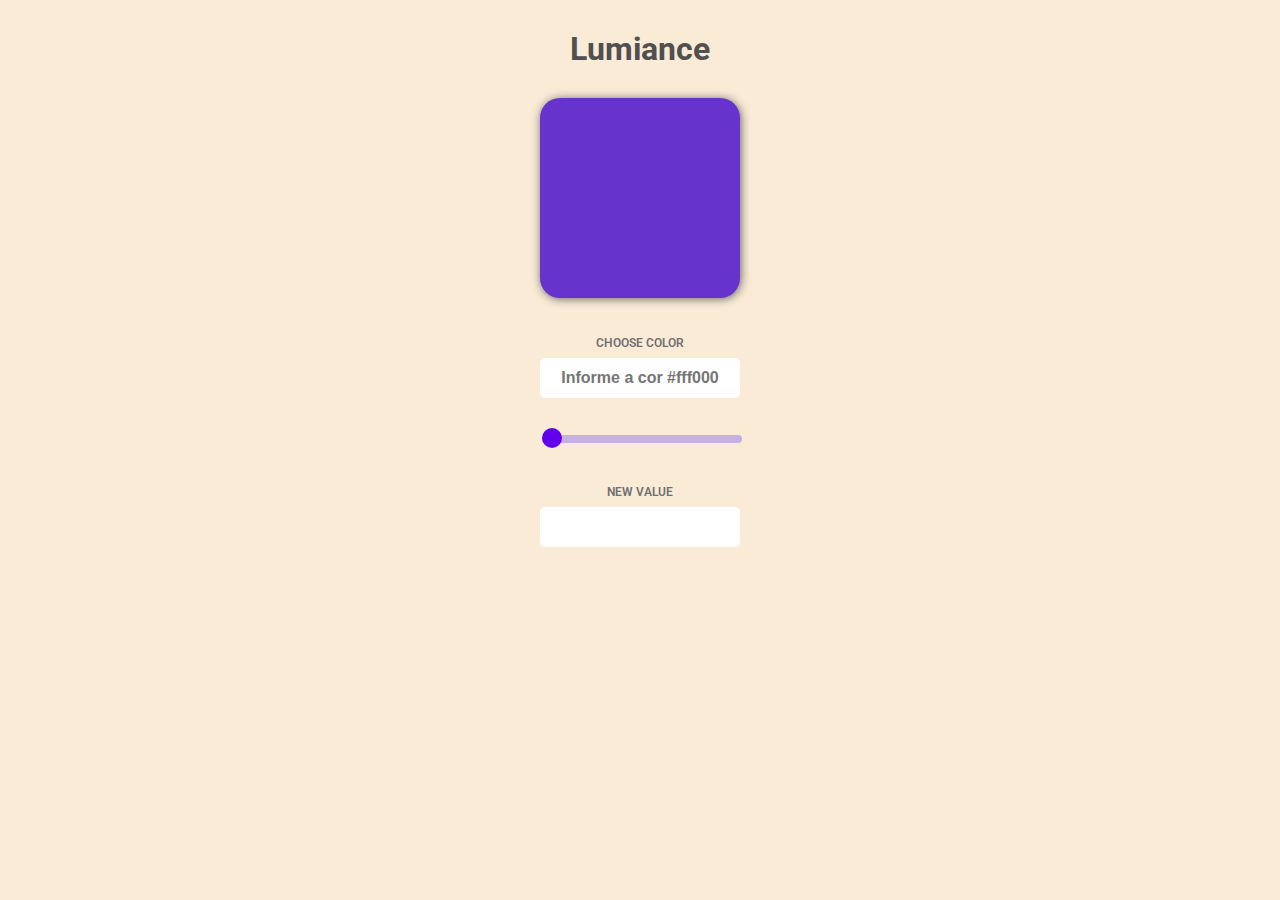
<file: colors-js/index.html>
<!DOCTYPE html>
<html lang="pt-br">
<head>
  <meta charset="UTF-8">
  <meta name="viewport" content="width=device-width, initial-scale=1.0">
  <title>Colors JS</title>

  <link rel="stylesheet" href="./style.css">
</head>

<body>

  <div>
    <h1>Lumiance</h1>
  </div>

  <div class="box-color">
  </div>

  <div class="form-group">
    <label for="usr">CHOOSE COLOR</label>
    <input type="text" placeholder="Informe a cor #fff000" class="hex-color" id="usr">
  </div>

  <div class="middle">
    <div class="slider-container">
      <span class="bar"><span class="fill"></span></span>
      <input id="slider" class="slider" type="range" min="0" max="100" value="1">
    </div>
  </div>

  <div class="form-group final">
    <label for="usr">NEW VALUE</label>
    <input type="text" class="hex-color" id="usr">
  </div>

  <script src="./scripts.js"></script>

</body>

</html>
</file>
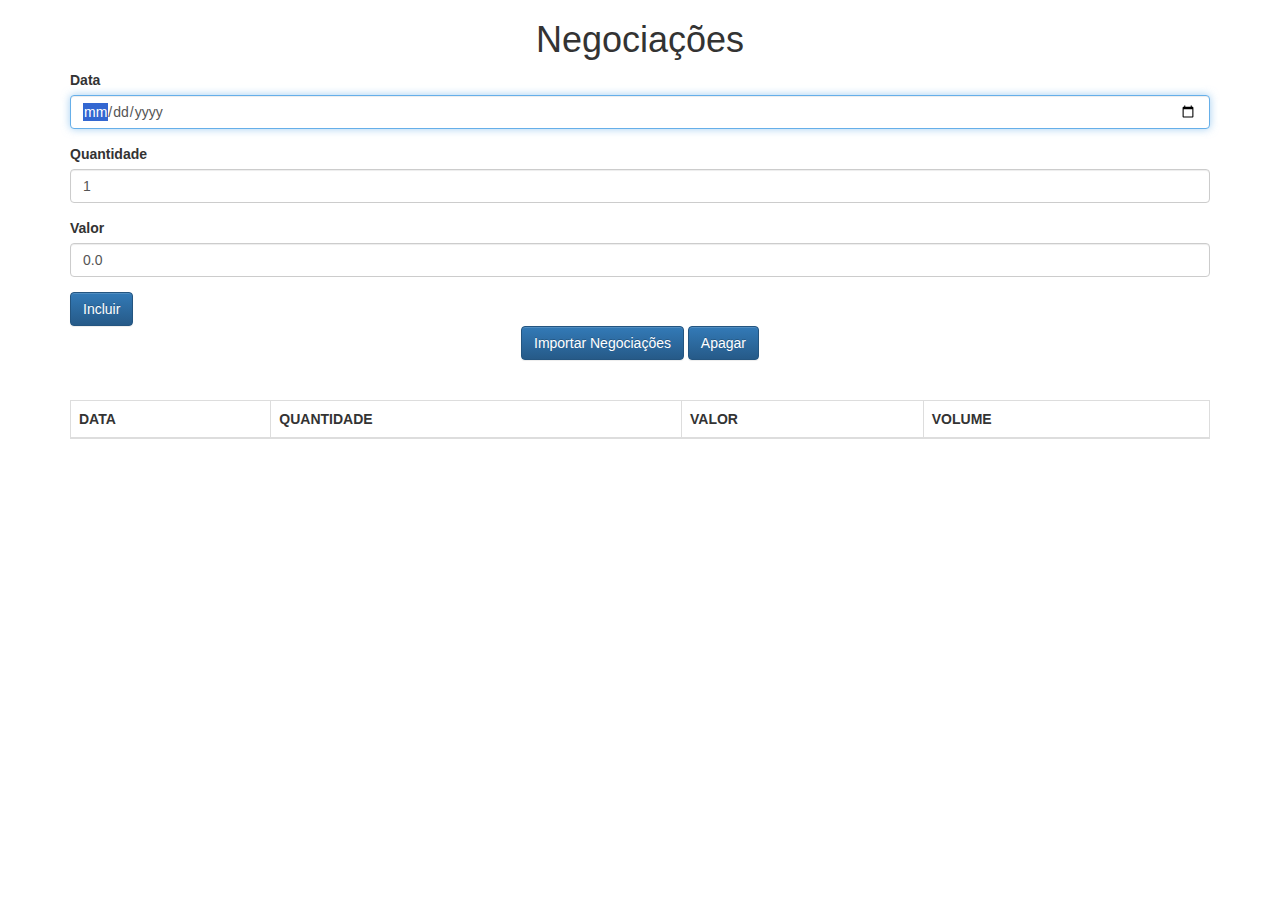
<file: jscangaceiro-master/client/index.html>
<!DOCTYPE html>
<html>
<head>
    <meta charset="UTF-8">
    <title>Negociações</title>
    <link rel="stylesheet" href="css/bootstrap.css">
    <link rel="stylesheet" href="css/bootstrap-theme.css">
    
</head>
<body class="container">
    
    <h1 class="text-center">Negociações</h1>
    
    <form class="form">
        
        <div class="form-group">
            <label for="data">Data</label>
            <input type="date" id="data" class="form-control" required autofocus/>        
        </div>    
        
        <div class="form-group">
            <label for="quantidade">Quantidade</label>
            <input type="number" min="1" step="1" id="quantidade" class="form-control" value="1" required/>
        </div>
        
        <div class="form-group">
            <label for="valor">Valor</label>
            <input id="valor" type="number" class="form-control"  min="0.01" step="0.01" value="0.0" required />
        </div>
        
        <button class="btn btn-primary" type="submit">Incluir</button>
    </form>
    
    <div class="text-center">
        <button id="botao-importa" class="btn btn-primary text-center" type="button">
            Importar Negociações
        </button>
        <button id="botao-apaga" class="btn btn-primary text-center" type="button">
            Apagar
        </button>
    </div> 
    <br>
    <br>
    
    <table class="table table-hover table-bordered">
        <thead>
            <tr>
                <th>DATA</th>
                <th>QUANTIDADE</th>
                <th>VALOR</th>
                <th>VOLUME</th>
            </tr>
        </thead>
        
        <tbody>
        </tbody>
        
        <tfoot>
        </tfoot>
    </table>

    <script src="./app/index.js"></script>
    
</body>
</html>
</file>
<file: colors-js/style.css>
@import url('https://fonts.googleapis.com/css2?family=Roboto:wght@400;500;700&display=swap');

* {
  margin: 0;
  padding: 0;
  box-sizing: border-box;
}

html {
  font-family: 'Roboto', sans-serif;
}

body {
  height: 100vh;
  background-color: antiquewhite;
  display: flex;
  flex-direction: column;
  align-items: center;
}

h1 {
  color: rgb(80, 80, 80);
  margin-top: 30px;
}

.box-color {
  margin: 30px auto;
  background-color: #6633cc;
  border-radius: 20px;
  width: 200px;
  height: 200px;
  box-shadow: 1px 1px 10px rgb(100, 100, 100);
}

.form-group {
  display: flex;
  flex-direction: column;
}

.form-group label {
  font-size: 12px;
  font-weight: 600;
  color: rgb(112, 112, 112);
  margin: 8px auto;
}

.form-group input {
  width: 200px;
  height: 40px;
  border-radius: 5px;
  border: none;
  text-align: center;
  color: rgb(110, 110, 110);
  font-size: 16px;
  font-weight: 600;
}

.middle {
  width: 200px;
  margin: 30px;
}
.slider-container {
	position: relative;
}
.slider-container .bar {
	position: absolute;
	z-index: 1;
	left: 2px;
	top: 7px;
	width: 100%;
	height: 8px;
	border-radius: 5px;
	background-color: #c6aee7;
	overflow: hidden;
}
.slider-container .bar .fill {
	display: block;
	width: 0;
	height: 100%;
	background-color: #6200ee;
}
.slider-container .slider {
	position: relative;
	z-index: 2;
	-webkit-appearance: none;
	width: 100%;
	height: 10px;
	border-radius: 5px;
	outline: none;
	background-color: transparent;
}
.slider-container .slider::-webkit-slider-thumb {
	-webkit-appearance: none;
	width: 20px;
	height: 20px;
	background-color: #6200ee;
	border-radius: 50%;
	cursor: pointer;
	outline: none;
	box-shadow: 0 0 0 0 rgba(98,0,238,.1);
	transition: .3s ease-in-out;
}
.slider-container .slider::-webkit-slider-thumb:hover {
	box-shadow: 0 0 0 20px rgba(98,0,238,.1);
}
.slider-container .slider:active::-webkit-slider-thumb {
	box-shadow: 0 0 0 20px rgba(98,0,238,.2);
}

.final {
  margin-bottom: 30px;
}
</file>
